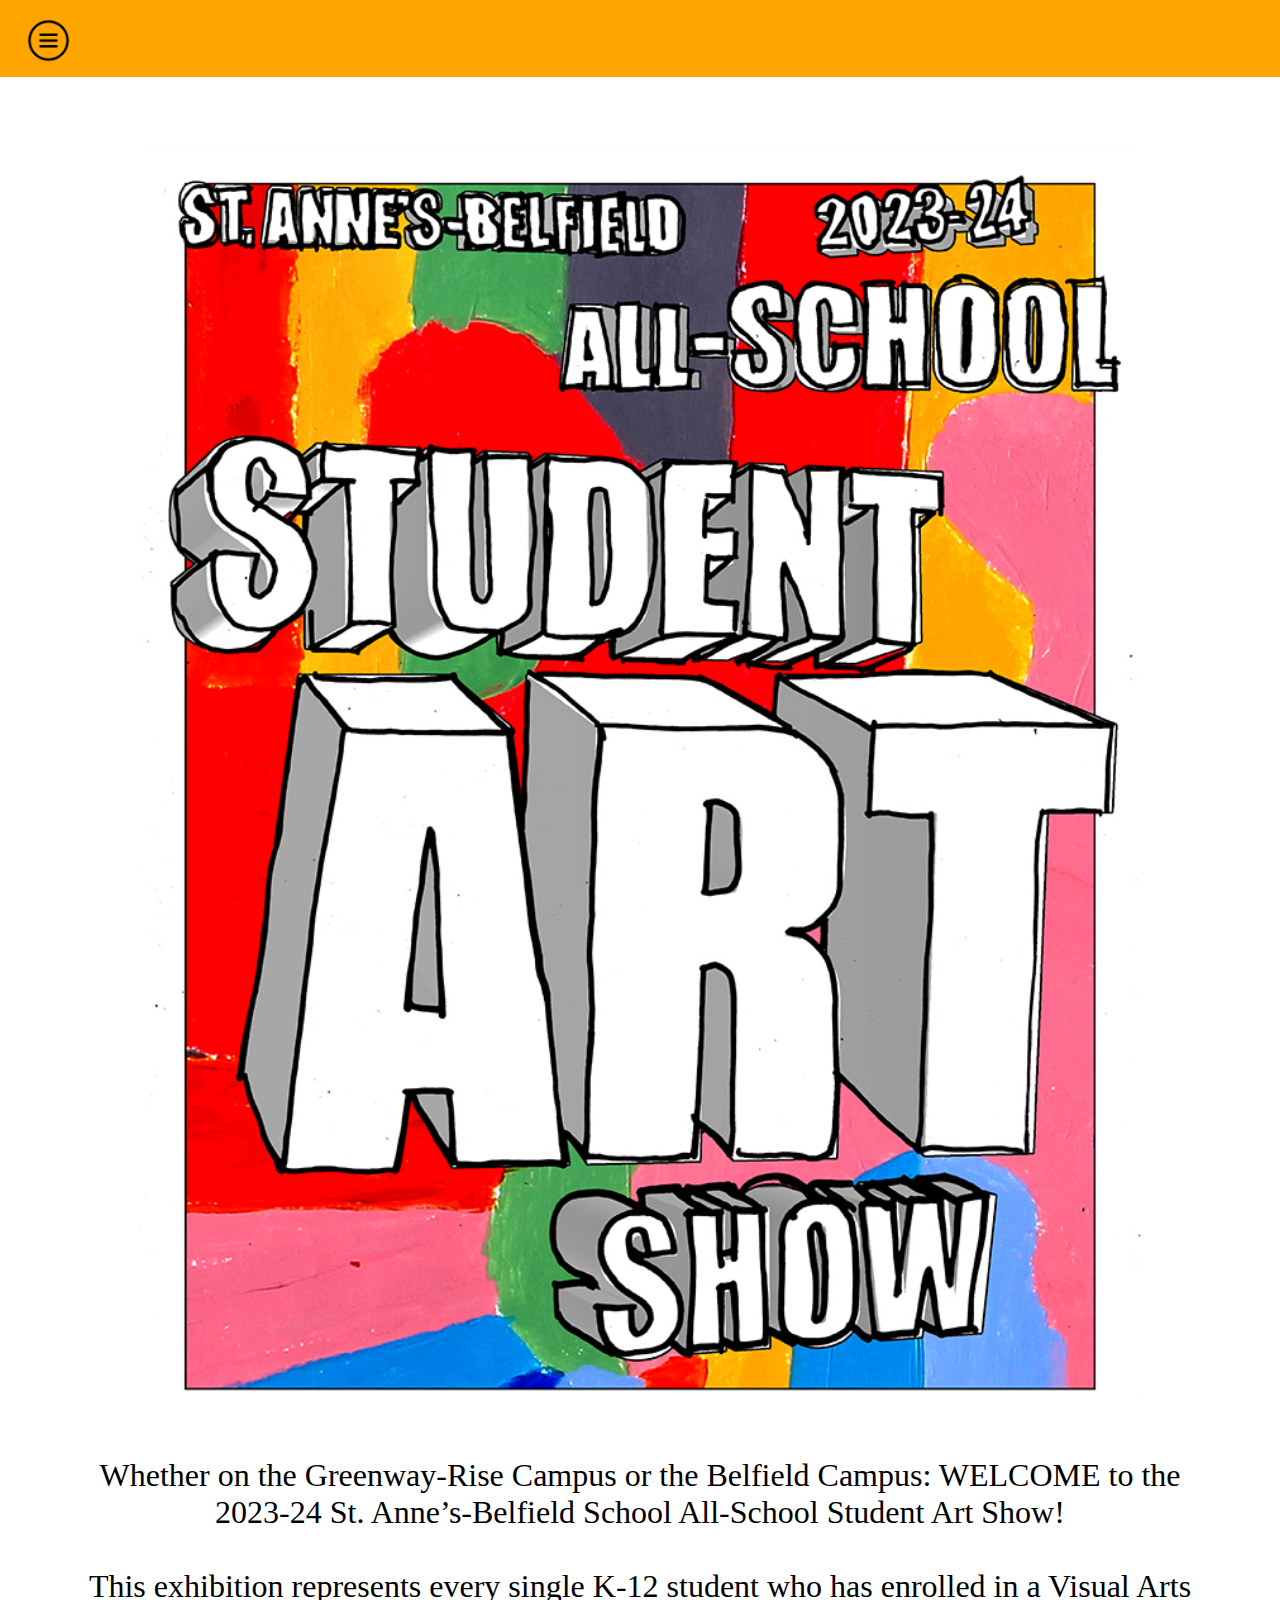
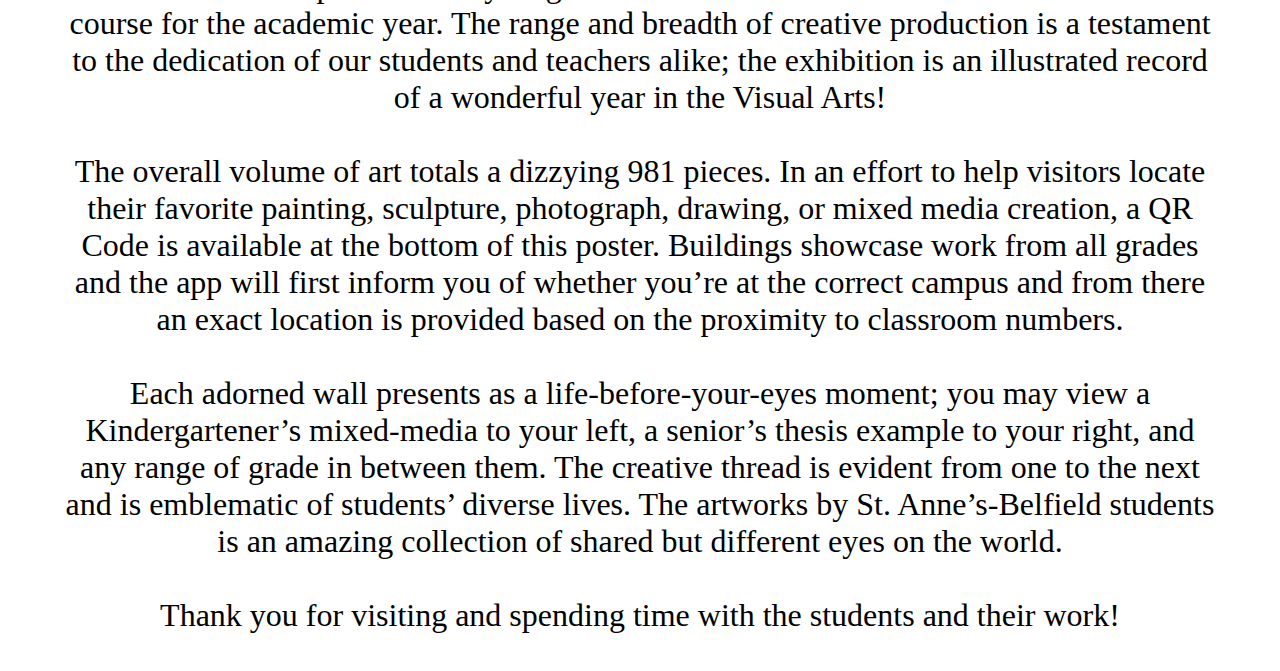
<file: aboutTheShow.html>
<html>
    <link href="aboutTheShow.css" rel="stylesheet" type="text/css" />
    <body>

        <div class="title">
            
        </div>
        <center>
        <div class="Show">
                <img class="showImg" src="ASASTitle23-24.jpeg"/>
                <p class="description">
                  Whether on the Greenway-Rise Campus or the Belfield Campus: 
                  WELCOME to the 2023-24 St. Anne’s-Belfield School All-School 
                  Student Art Show!<br><br>
                  This exhibition represents every single K-12 student who has 
                  enrolled in a Visual Arts course for the academic year.  The range 
                  and breadth of creative production is a testament to the dedication 
                  of our students and teachers alike; the exhibition is an illustrated
                  record of a wonderful year in the Visual Arts!<br><br>

                  The overall volume of art totals a dizzying 981 pieces. 
                   In an effort to help visitors locate their favorite painting, sculpture, 
                   photograph, drawing, or mixed media creation, a QR Code is 
                   available at the bottom of this poster.  Buildings showcase work 
                   from all grades and the app will first inform you of whether you’re
                    at the correct campus and from there an exact location is provided 
                    based on the proximity to classroom numbers.<br><br>
                  
                  Each adorned wall presents as a life-before-your-eyes moment; 
                  you may view a Kindergartener’s mixed-media to your left, a senior’s 
                  thesis example to your right, and any range of grade in 
                  between them. The creative thread is evident from one to the next 
                  and is emblematic of students’ diverse lives.  The artworks by St. Anne’s-Belfield
                   students is an amazing collection of shared but 
                   different eyes on the world.<br><br>
                  
                  
                  Thank you for visiting and spending time with the students and their work!<br><br>
                </p>
            </div>

        </div>
    </center>
        <div class="header" id="headerID">
            <div class="searchBar">
                 <img src="menu.png" id="menuButtonPic" onclick="openNav()"/>
                  </a>
                <datalist id="searchList">
                </datalist>
                <!-- <button id="searchButton" onclick="displayStudentSearchData();updateSearchHistory()">go</button> -->
                    </div>
            <div id="Navi"></div>
    
        </div>
    
        
        <!-- show side nav in this page -->
        <div id="mySidenav" class="sidenav">
            <a href="javascript:void(0)" class="closebtn" onclick="closeNav()">&times;</a>
            <a href="./index.html">Home</a>
            <a href="./aboutTheShow.html">About the show</a>
            <a href="./search">Student Artwork Search</a>
            <a href="./acknowledgements.html">Acknowledgements</a>
          </div>
    
          <script>
            
            //This function set the display of the button from none back to flex after clicking on the close button of the navigation bar
            //This function allow you to open the navigation bar and set the button's display to none(make it disappear)
            function openNav() {
              if(window.innerWidth > window.innerHeight){
            document.getElementById("mySidenav").style.width = "50vw";
            }else{
              document.getElementById("mySidenav").style.width = "100vw";
            }
              var button = document.getElementById("myButtons");
            //   button.style.display = "none";
            }
            //This function actives when the close btn on the navigation bar is clicked
            //in that case, the navigation bar will close(width=0) 
            //and will call the appearButton function to make the button appear
            function closeNav() {
              document.getElementById("mySidenav").style.width = "0";
            //   appearButton();
            }
            closeNav();
            
            var header = document.getElementById("headerID");
             header.classList.add("sticky");
             header.classList.add("center");
    
          </script>
    </body>

</html>
</file>
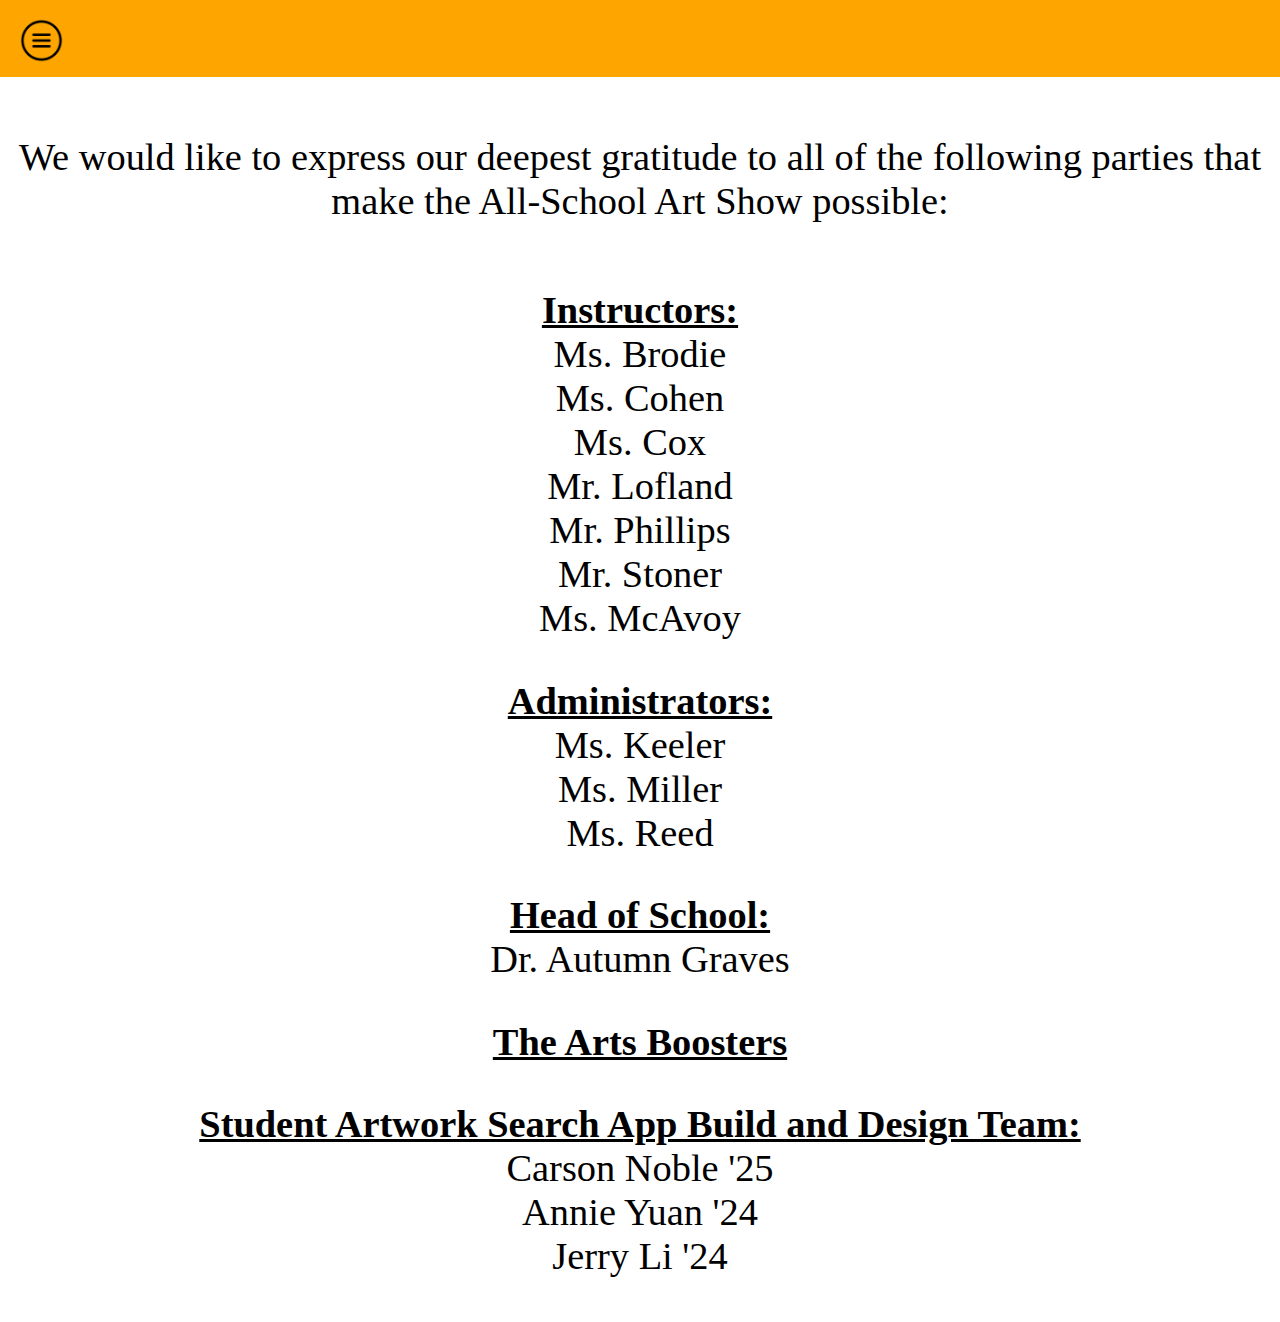
<file: acknowledgements.html>
<html>
    <link href="acknowledgement.css" rel="stylesheet" type="text/css" />
    <body>
        <center>
        <div class="title">
            <p class>
                We would like to express our deepest gratitude to all of the following parties that make the All-School Art Show possible:
            </p>
        </div>
    </center>
        <center>
        <div class="People">
            <div id="person1">
                <p class="description">
                    <b><u>Instructors:</u></b><br>
                     Ms. Brodie <br>
                     Ms. Cohen <br>
                     Ms. Cox <br>
                     Mr. Lofland <br>
                     Mr. Phillips <br>
                     Mr. Stoner<br>
                     Ms. McAvoy
                </p>
            </div>

            <div id="person2">
                <p class="description">
                    <b><u>Administrators:</u></b><br>
                    Ms. Keeler<br>
                    Ms. Miller<br>
                    Ms. Reed
                </p>
            </div>
            
            <div id="person3">
                <p class="description">
                    <b><u>Head of School:</u></b> <br>
                    Dr. Autumn Graves
                </p>
            </div>
            <div id="person4">
                <p class="description">
                    <b><u>The Arts Boosters</u></b>
                </p>
            </div>
            <div id="person4">
                <p class="description">
                    <b><u>Student Artwork Search App Build and Design Team:</u></b><br>
                    Carson Noble '25<br>
                    Annie Yuan '24<br>
                    Jerry Li '24<br><br>
                    
                </p>
            </div>
        </div>
    </center>
        <div class="header" id="headerID">
            <div class="searchBar">
                 <img src="menu.png" id="menuButtonPic" onclick="openNav()"/>
                  </a>
                <datalist id="searchList">
                </datalist>
                <!-- <button id="searchButton" onclick="displayStudentSearchData();updateSearchHistory()">go</button> -->
                    </div>
            <div id="Navi"></div>
    
        </div>
    
        
        <!-- show side nav in this page -->
        <div id="mySidenav" class="sidenav">
            <a href="javascript:void(0)" class="closebtn" onclick="closeNav()">&times;</a>
            <a href="./index.html">Home</a>
            <a href="./aboutTheShow.html">About the show</a>
            <a href="./search">Student Artwork Search</a>
            <a href="./acknowledgements.html">Acknowledgements</a>
          </div>
    
          <script>
            
            //This function set the display of the button from none back to flex after clicking on the close button of the navigation bar
            //This function allow you to open the navigation bar and set the button's display to none(make it disappear)
            function openNav() {
              if(window.innerWidth > window.innerHeight){
            document.getElementById("mySidenav").style.width = "50vw";
            }else{
              document.getElementById("mySidenav").style.width = "100vw";
            }
              var button = document.getElementById("myButtons");
            //   button.style.display = "none";
            }
            //This function actives when the close btn on the navigation bar is clicked
            //in that case, the navigation bar will close(width=0) 
            //and will call the appearButton function to make the button appear
            function closeNav() {
              document.getElementById("mySidenav").style.width = "0";
            //   appearButton();
            }
            closeNav();
            
            var header = document.getElementById("headerID");
             header.classList.add("sticky");
             header.classList.add("center");
    
          </script>
    </body>

</html>
</file>
<file: aboutTheShow.css>
body{
    margin: 0%;
}
.show{
    position: relative;
    top: 9vh;
    font-size: 2.5vw;
    margin: 5%;
}
.showImg{
    width: auto;
    height:100vw;
}
/*This sets the css for †he navigation bar and its css after popping out*/
.sidenav {
  height: 100%; 
  position: fixed; 
   font-family: brandon-grotesque, sans-serif;
    font-feature-settings: "liga";
  top: 0; 
  left: 0;
  background-color: rgb(223, 216, 216); 
  overflow-x: hidden; 
  padding-top: 10%; 
  transition: 0.5s; 
  
}
/* side bar stuff */
.sidenav a {
  padding: 5% 5% 5% 20%;
  text-decoration: none;
  font-size: 2vh;

  color: black;
  display: block;
  transition: 0.3s;
}
/* side bar stuff */
.sidenav a:hover {
  color: #747474;
}
/* side bar stuff */
.sidenav .closebtn {
  position: absolute;
  top: 0;
  right: 25px;
  font-size: 3.2vh;
  margin-left: 50px;
}

  /* fix the navi bar to the top of the screen with this */
  .sticky {
    position: fixed;
    top: 0;
    width: 100%
  }
  /* padding to fix the cliping at the top of the screen  */
  .sticky + .content {
    padding-top: 102px;
  }
/* styling for the navibar stuff */
.header{
    background-color:rgba(254, 165, 0, 1);
     padding: 1vh;
     height: 6.5vh;
  }

.header button{
  font-size: 2vw;
  font-family: brandon-grotesque, sans-serif;
font-feature-settings: "liga";
  color: white;
  background: rgb(233, 157, 173);
  border: 2px solid rgba(34, 38, 77, 1);
  margin: 2vw;
  
}

#menuButtonPic{
    max-width: 5vh;
    height: auto;
    position: absolute;
    left: 2vw;
    top: 2vh;
   
}
 #logoPic{
  max-width: 5vh;
  height: auto;
  position: absolute;
  left: 2vw;
  top: 2vh;
  border-radius: 50%;
  border: white;
 }
</file>
<file: acknowledgement.css>
body{
    margin: 0%;
}
.title{
    position: relative;
    top: 15vh;
    font-size: 3vw;
}
.people{
    position: relative;
    top: 18vh;
    font-size: 3vw;
}
.peopleimgs{
    width: 50vw;
}
.sidenav {
    height: 100%; 
    position: fixed; 
    font-family: brandon-grotesque, sans-serif;
    font-feature-settings: "liga";
    top: 0%; 
    left: 0%;
    background-color: rgb(223, 216, 216); 
    overflow-x: hidden; 
    padding-top: 10%; 
    transition: 0.5s; 
    
  }
  

   /*This sets the css for †he navigation bar and its css after popping out*/
   .sidenav {
    height: 100%; 
    position: fixed; 
     font-family: brandon-grotesque, sans-serif;
      font-feature-settings: "liga";
    top: 0; 
    left: 0;
    background-color: rgb(223, 216, 216); 
    overflow-x: hidden; 
    padding-top: 10%; 
    transition: 0.5s; 
    
  }
  /* side bar stuff */
  .sidenav a {
    padding: 5% 5% 5% 20%;
    text-decoration: none;
    font-size: 2vh;

    color: black;
    display: block;
    transition: 0.3s;
  }
  /* side bar stuff */
  .sidenav a:hover {
    color: #747474;
  }
  /* side bar stuff */
  .sidenav .closebtn {
    position: absolute;
    top: 0;
    right: 25px;
    font-size: 3.2vh;
    margin-left: 50px;
  }
  /* fix the navi bar to the top of the screen with this */
  .sticky {
    position: fixed;
    top: 0;
    width: 100%
  }
  /* padding to fix the cliping at the top of the screen  */
  .sticky + .content {
    padding-top: 102px;
  }
/* styling for the navibar stuff */
.header{
    background-color:rgba(254, 165, 0, 1);
     padding: 1vh;
     height: 6.5vh;
  }

.header button{
  font-size: 2vw;
  font-family: brandon-grotesque, sans-serif;
font-feature-settings: "liga";
  color: white;
  background: rgb(233, 157, 173);
  border: 2px solid rgba(34, 38, 77, 1);
  margin: 2vw;
  
}

#menuButtonPic{
    max-width: 5vh;
    height: auto;
    position: absolute;
    left: 1.5vw;
    top: 2vh;
   
}
 #logoPic{
  max-width: 5vh;
  height: auto;
  position: absolute;
  left: 2vw;
  top: 2vh;
  border-radius: 50%;
  border: white;
 }
</file>
